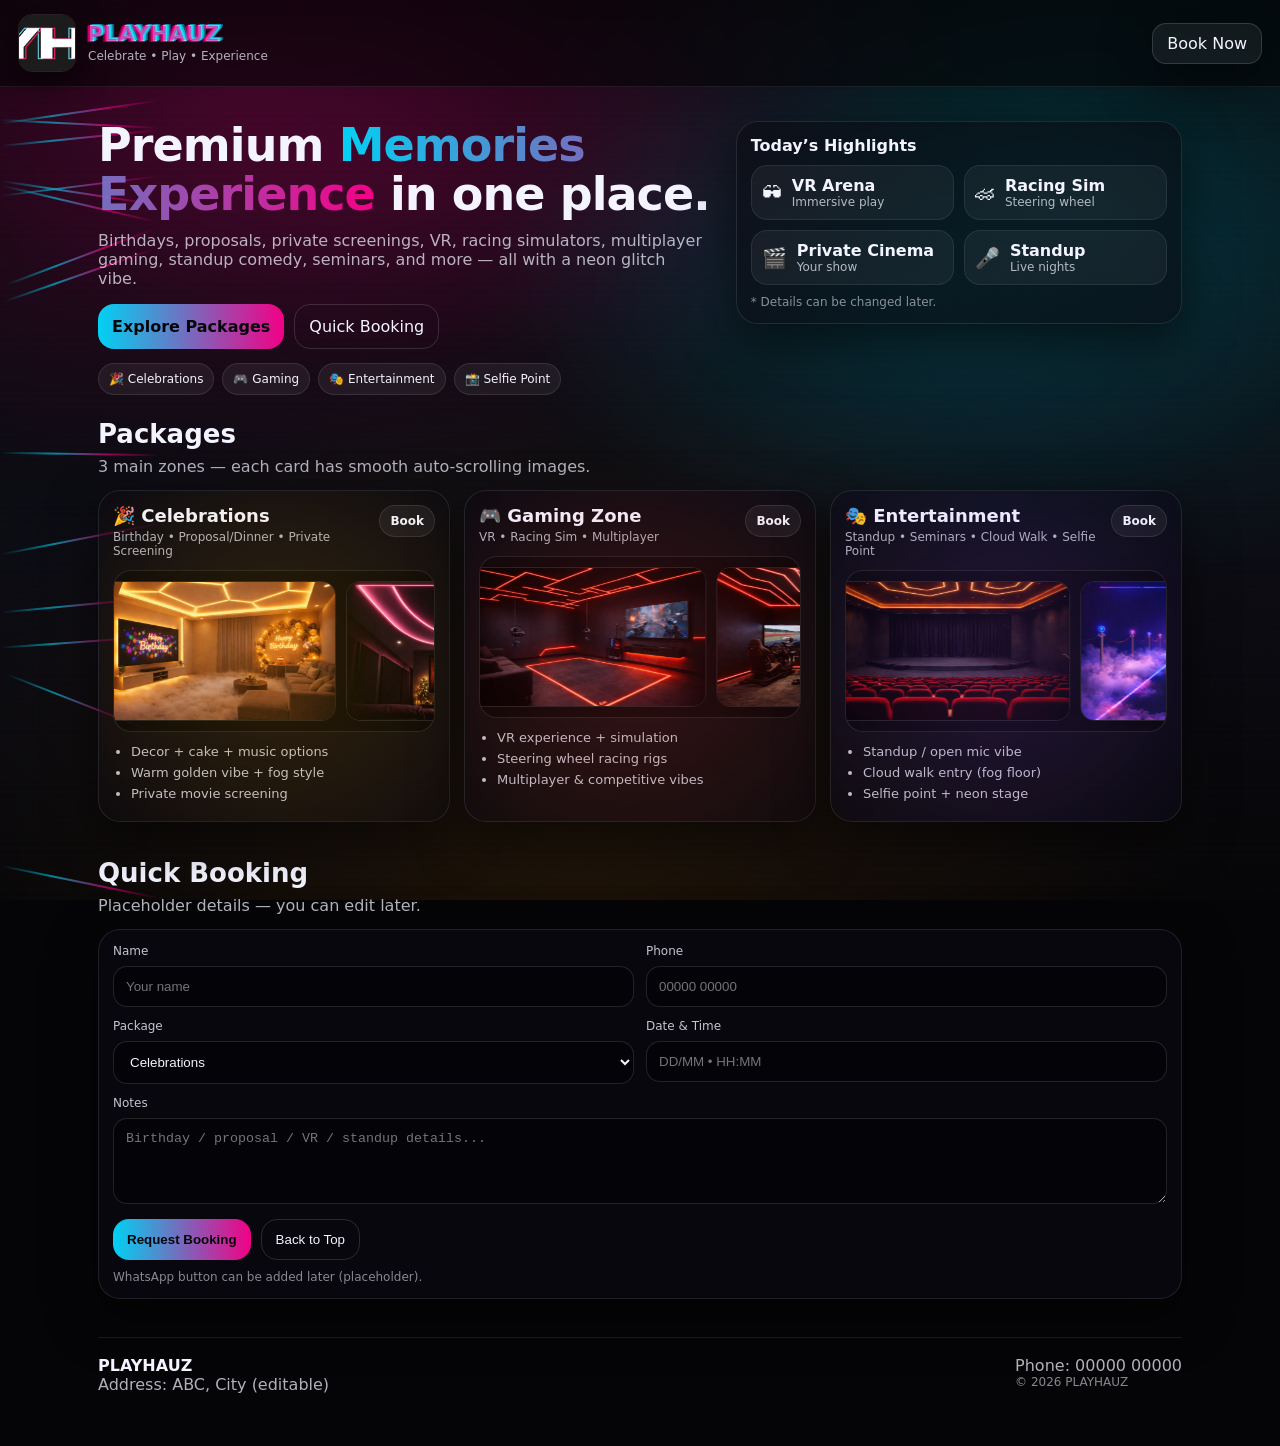
<file: index.html>
<!doctype html>
<html lang="en">
<head>
  <meta charset="UTF-8" />
  <meta name="viewport" content="width=device-width, initial-scale=1.0" />
  <title>PLAYHAUZ</title>
  <link rel="stylesheet" href="style.css" />
</head>
<body>
  <!-- Glitch BG -->
  <div class="bg-glitch" aria-hidden="true">
    <div class="scanlines"></div>
    <div class="sparks" id="sparks"></div>
    <div class="chromatic"></div>
  </div>

  <header class="topbar">
    <div class="brand">
      <img class="logo" src="assets/logo.webp" alt="PLAYHAUZ logo" />
      <div class="brandText">
        <div class="name glitch" data-text="PLAYHAUZ">PLAYHAUZ</div>
        <div class="tag">Celebrate • Play • Experience</div>
      </div>
    </div>
    <a class="cta" href="booking.html">Book Now</a>
  </header>

  <main class="wrap">
    <section class="hero">
      <div class="heroLeft">
        <h1>Premium <span class="accent">Memories Experience</span> in one place.</h1>
        <p>
          Birthdays, proposals, private screenings, VR, racing simulators, multiplayer gaming,
          standup comedy, seminars, and more — all with a neon glitch vibe.
        </p>
        <div class="heroBtns">
          <a class="btn primary" href="#packages">Explore Packages</a>
          <a class="btn ghost" href="booking.html">Quick Booking</a>
        </div>
        <div class="chips">
          <span class="chip">🎉 Celebrations</span>
          <span class="chip">🎮 Gaming</span>
          <span class="chip">🎭 Entertainment</span>
          <span class="chip">📸 Selfie Point</span>
        </div>
      </div>

      <div class="heroRight">
        <div class="glassCard">
          <div class="glassTitle">Today’s Highlights</div>
          <div class="miniGrid">
            <div class="miniItem">
              <div class="miniIcon">🕶</div>
              <div>
                <div class="miniTitle">VR Arena</div>
                <div class="miniSub">Immersive play</div>
              </div>
            </div>
            <div class="miniItem">
              <div class="miniIcon">🏎</div>
              <div>
                <div class="miniTitle">Racing Sim</div>
                <div class="miniSub">Steering wheel</div>
              </div>
            </div>
            <div class="miniItem">
              <div class="miniIcon">🎬</div>
              <div>
                <div class="miniTitle">Private Cinema</div>
                <div class="miniSub">Your show</div>
              </div>
            </div>
            <div class="miniItem">
              <div class="miniIcon">🎤</div>
              <div>
                <div class="miniTitle">Standup</div>
                <div class="miniSub">Live nights</div>
              </div>
            </div>
          </div>
          <div class="glassFoot">* Details can be changed later.</div>
        </div>
      </div>
    </section>

    <section id="packages" class="section">
      <div class="sectionHead">
        <h2>Packages</h2>
        <p>3 main zones — each card has smooth auto-scrolling images.</p>
      </div>

      <div class="cards">
        <!-- Celebrations -->
        <article class="card neon warm">
          <div class="cardHead">
            <div>
              <div class="cardTitle">🎉 Celebrations</div>
              <div class="cardSub">Birthday • Proposal/Dinner • Private Screening</div>
            </div>
            <a class="pill" href="booking.html">Book</a>
          </div>

          <div class="marquee" data-speed="26">
            <div class="track">
              <img src="assets/birthday_celebration.webp" alt="Birthday celebration room" />
              <img src="assets/candle_light.webp" alt="Candle light setup" />
              <img src="assets/cinema_room.webp" alt="Private cinema room" />
              <img src="assets/cinema_character.webp" alt="Cinema character" />
            </div>
          </div>

          <ul class="bullets">
            <li>Decor + cake + music options</li>
            <li>Warm golden vibe + fog style</li>
            <li>Private movie screening</li>
          </ul>
        </article>

        <!-- Gaming -->
        <article class="card neon red">
          <div class="cardHead">
            <div>
              <div class="cardTitle">🎮 Gaming Zone</div>
              <div class="cardSub">VR • Racing Sim • Multiplayer</div>
            </div>
            <a class="pill" href="booking.html">Book</a>
          </div>

          <div class="marquee" data-speed="22">
            <div class="track">
              <img src="assets/vr_room.webp" alt="VR room" />
              <img src="assets/racing_sim.webp" alt="Racing simulator" />
              <img src="assets/gaming_character.webp" alt="Gaming characters" />
            </div>
          </div>

          <ul class="bullets">
            <li>VR experience + simulation</li>
            <li>Steering wheel racing rigs</li>
            <li>Multiplayer & competitive vibes</li>
          </ul>
        </article>

        <!-- Entertainment -->
        <article class="card neon violet">
          <div class="cardHead">
            <div>
              <div class="cardTitle">🎭 Entertainment</div>
              <div class="cardSub">Standup • Seminars • Cloud Walk • Selfie Point</div>
            </div>
            <a class="pill" href="booking.html">Book</a>
          </div>

          <div class="marquee" data-speed="24">
            <div class="track">
              <img src="assets/stage.webp" alt="Stage for standup comedy" />
              <img src="assets/cloud_walk.webp" alt="Cloud walk with smoke" />
              <img src="assets/selfie_point.webp" alt="Selfie point" />
            </div>
          </div>

          <ul class="bullets">
            <li>Standup / open mic vibe</li>
            <li>Cloud walk entry (fog floor)</li>
            <li>Selfie point + neon stage</li>
          </ul>
        </article>
      </div>
    </section>

    <section id="booking" class="section booking">
      <div class="sectionHead">
        <h2>Quick Booking</h2>
        <p>Placeholder details — you can edit later.</p>
      </div>

      <form class="form" onsubmit="return false;">
        <div class="row">
          <label>
            Name
            <input placeholder="Your name" />
          </label>
          <label>
            Phone
            <input placeholder="00000 00000" />
          </label>
        </div>

        <div class="row">
          <label>
            Package
            <select>
              <option>Celebrations</option>
              <option>Gaming Zone</option>
              <option>Entertainment</option>
            </select>
          </label>
          <label>
            Date & Time
            <input placeholder="DD/MM • HH:MM" />
          </label>
        </div>

        <label>
          Notes
          <textarea rows="4" placeholder="Birthday / proposal / VR / standup details..."></textarea>
        </label>

        <div class="actions">
          <button class="btn primary" type="submit">Request Booking</button>
          <button class="btn ghost" type="button" onclick="window.scrollTo({top:0, behavior:'smooth'})">Back to Top</button>
        </div>

        <div class="hint">
          WhatsApp button can be added later (placeholder).
        </div>
      </form>
    </section>

    <footer class="footer">
      <div class="footLeft">
        <div class="footBrand">PLAYHAUZ</div>
        <div class="footSub">Address: ABC, City (editable)</div>
      </div>
      <div class="footRight">
        <div>Phone: 00000 00000</div>
        <div class="small">© <span id="year"></span> PLAYHAUZ</div>
      </div>
    </footer>
  </main>

  <script src="script.js"></script>
</body>
</html>
</file>
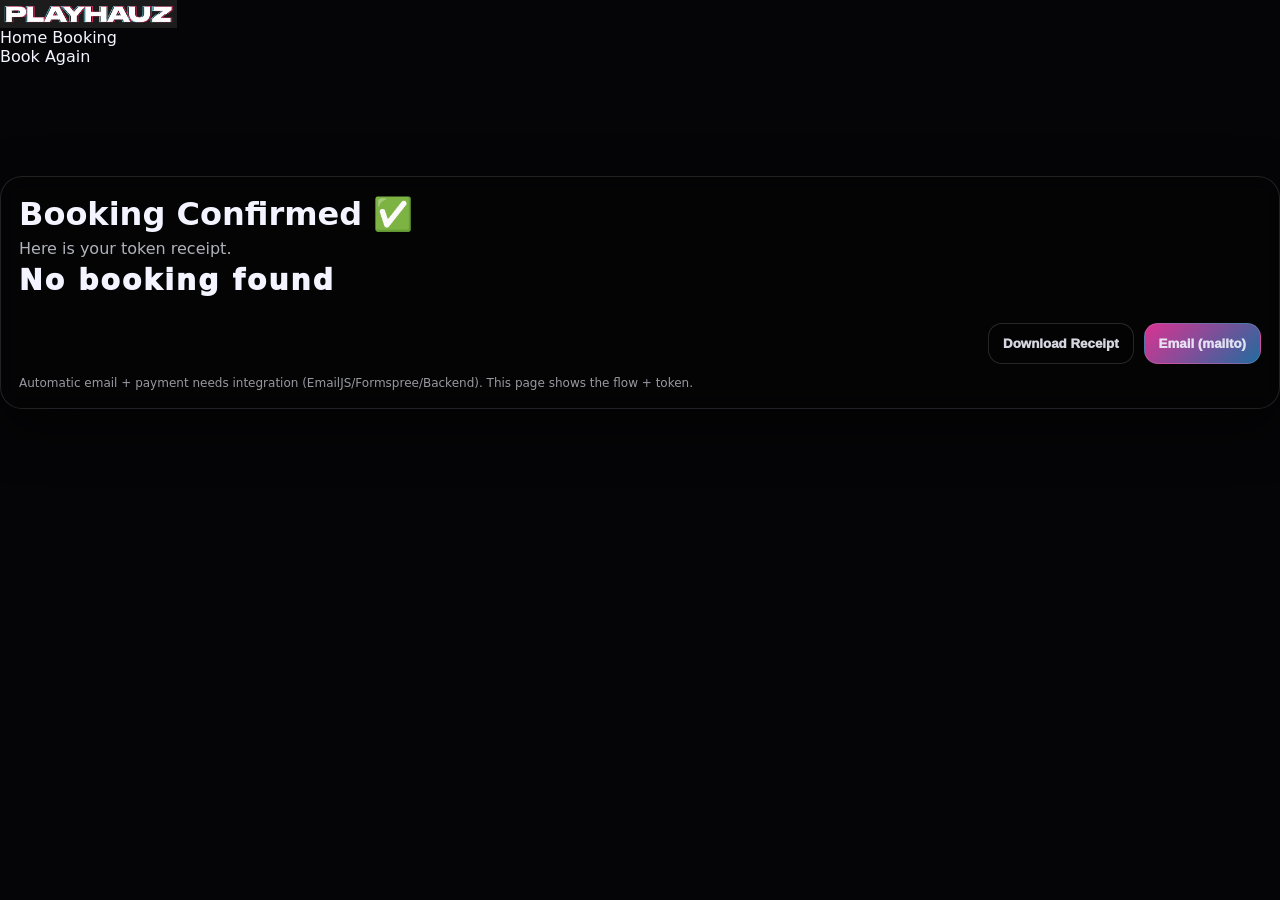
<file: receipt.html>
<!doctype html>
<html lang="en">
<head>
  <meta charset="utf-8"/>
  <meta name="viewport" content="width=device-width, initial-scale=1"/>
  <title>PLAYHAUZ — Receipt</title>
  <link rel="stylesheet" href="style.css"/>
  <style>
    .rWrap{padding: 110px 0 60px;}
    .card{border:1px solid rgba(255,255,255,.12); background: rgba(0,0,0,.18); backdrop-filter: blur(10px); border-radius: 22px; padding: 18px;}
    .token{font-size: 28px; font-weight: 950; letter-spacing: .08em; margin: 6px 0 14px;}
    .row{display:grid; grid-template-columns: 1fr 1fr; gap: 12px;}
    .kv{border:1px solid rgba(255,255,255,.10); background: rgba(255,255,255,.05); border-radius: 16px; padding: 12px;}
    .kv b{display:block; font-size:12px; color: rgba(243,245,255,.68); text-transform: uppercase; letter-spacing:.08em;}
    .kv span{display:block; margin-top:6px; font-weight: 900;}
    .btnRow{display:flex; gap:10px; flex-wrap:wrap; justify-content:flex-end; margin-top: 12px;}
    .btn2{padding: 12px 14px; border-radius: 14px; border:1px solid rgba(255,255,255,.14); background: rgba(0,0,0,.16); color: rgba(243,245,255,.88); font-weight:950; cursor:pointer;}
    .btn2.primary{background: linear-gradient(135deg, rgba(255,60,172,.85), rgba(43,134,197,.80)); border-color: rgba(255,255,255,.12);}
    @media (max-width: 980px){.row{grid-template-columns: 1fr;}}
  </style>
</head>
<body>
  <header class="navbar">
    <div class="container nav-inner">
      <a class="brand" href="index.html">
        <img src="assets/logo.webp" alt="PLAYHAUZ" style="height:28px; width:auto;">
      </a>
      <nav class="nav-links">
        <a href="index.html">Home</a>
        <a href="booking.html">Booking</a>
      </nav>
      <a class="book-btn" href="booking.html">Book Again</a>
    </div>
  </header>

  <main class="rWrap">
    <div class="container">
      <div class="card">
        <h1 style="margin:0;">Booking Confirmed ✅</h1>
        <p style="color: rgba(243,245,255,.72); margin: 6px 0 0;">Here is your token receipt.</p>

        <div class="token" id="token">PH-XXXXXXXX</div>

        <div class="row" id="grid"></div>

        <div class="btnRow">
          <button class="btn2" id="download">Download Receipt</button>
          <button class="btn2 primary" id="emailMe">Email (mailto)</button>
        </div>

        <p style="margin:12px 0 0; color: rgba(243,245,255,.62); font-size: 12px;">
          Automatic email + payment needs integration (EmailJS/Formspree/Backend). This page shows the flow + token.
        </p>
      </div>
    </div>
  </main>

  <script>
    const data = JSON.parse(localStorage.getItem("playhauz_last_booking") || "null");
    if(!data) {
      document.getElementById("token").textContent = "No booking found";
    } else {
      document.getElementById("token").textContent = data.token;
      const kvs = [
        ["Zone", data.zone],
        ["Room", data.room],
        ["Cake", data.cake],
        ["Decor", data.decor],
        ["Selfie Point", data.selfie],
        ["Name", data.name],
        ["Email", data.email],
        ["Date", data.date],
        ["Guests", data.guests],
        ["Notes", data.notes || "—"],
        ["Total", "₹ 000"],
        ["Created", new Date(data.createdAt).toLocaleString()]
      ];
      const grid = document.getElementById("grid");
      grid.innerHTML = kvs.map(([k,v]) => `
        <div class="kv"><b>${k}</b><span>${String(v).replaceAll("<","&lt;")}</span></div>
      `).join("");
    }

    document.getElementById("download").addEventListener("click", ()=>{
      const data = JSON.parse(localStorage.getItem("playhauz_last_booking") || "null");
      if(!data) return;
      const lines = [
        "PLAYHAUZ — Token Receipt",
        "=======================",
        "Token: " + data.token,
        "Zone: " + data.zone,
        "Room: " + data.room,
        "Cake: " + data.cake,
        "Decor: " + data.decor,
        "Selfie Point: " + data.selfie,
        "Name: " + data.name,
        "Email: " + data.email,
        "Date: " + data.date,
        "Guests: " + data.guests,
        "Notes: " + (data.notes || "-"),
        "Total: ₹ 000",
        "CreatedAt: " + data.createdAt
      ].join("\n");
      const blob = new Blob([lines], {type:"text/plain"});
      const a = document.createElement("a");
      a.href = URL.createObjectURL(blob);
      a.download = "PLAYHAUZ_RECEIPT_" + data.token + ".txt";
      a.click();
      URL.revokeObjectURL(a.href);
    });

    document.getElementById("emailMe").addEventListener("click", ()=>{
      const data = JSON.parse(localStorage.getItem("playhauz_last_booking") || "null");
      if(!data) return;
      const subject = encodeURIComponent("PLAYHAUZ Booking Confirmation — " + data.token);
      const body = encodeURIComponent(
        `Token: ${data.token}\nZone: ${data.zone}\nRoom: ${data.room}\nDate: ${data.date}\nGuests: ${data.guests}\nTotal: ₹ 000\n\nNotes: ${data.notes||""}`
      );
      window.location.href = `mailto:${encodeURIComponent(data.email)}?subject=${subject}&body=${body}`;
    });
  </script>
</body>
</html>
</file>
<file: style.css>
/* ===== Base ===== */
:root{
  --bg0:#050507;
  --bg1:#0b0b12;
  --txt:#f3f4ff;
  --muted:rgba(243,244,255,.72);
  --card:rgba(10,10,18,.62);
  --line:rgba(255,255,255,.08);
  --shadow: 0 18px 50px rgba(0,0,0,.55);
  --r: 22px;
}

*{box-sizing:border-box}
html,body{height:100%}
body{
  margin:0;
  font-family: ui-sans-serif, system-ui, -apple-system, Segoe UI, Roboto, Helvetica, Arial, "Apple Color Emoji","Segoe UI Emoji";
  color:var(--txt);
  background:var(--bg0);
  overflow-x:hidden;
}

a{color:inherit; text-decoration:none}
img{max-width:100%; display:block}

/* ===== Glitch BG ===== */
.bg-glitch{
  position:fixed; inset:0; z-index:-5;
  background:
    radial-gradient(1200px 650px at 18% 12%, rgba(255,0,140,.18), transparent 60%),
    radial-gradient(1000px 650px at 85% 22%, rgba(0,220,255,.16), transparent 60%),
    radial-gradient(1000px 700px at 45% 90%, rgba(255,140,0,.10), transparent 65%),
    linear-gradient(180deg, var(--bg0) 0%, var(--bg1) 60%, var(--bg0) 100%);
  overflow:hidden;
}

/* grain */
.bg-glitch::before{
  content:"";
  position:absolute; inset:-20%;
  background-image:url("data:image/svg+xml,%3Csvg xmlns='http://www.w3.org/2000/svg' width='140' height='140'%3E%3Cfilter id='n'%3E%3CfeTurbulence type='fractalNoise' baseFrequency='.9' numOctaves='3' stitchTiles='stitch'/%3E%3C/filter%3E%3Crect width='140' height='140' filter='url(%23n)' opacity='.35'/%3E%3C/svg%3E");
  mix-blend-mode:overlay;
  opacity:.18;
  animation:grainMove 1.2s steps(6) infinite;
}
@keyframes grainMove{
  0%{transform:translate(0,0)}
  20%{transform:translate(-2%,1%)}
  40%{transform:translate(1%,-2%)}
  60%{transform:translate(3%,2%)}
  80%{transform:translate(-1%,-3%)}
  100%{transform:translate(0,0)}
}

.scanlines{
  position:absolute; inset:0;
  background:repeating-linear-gradient(to bottom,
    rgba(255,255,255,.05), rgba(255,255,255,.05) 1px,
    rgba(0,0,0,0) 3px, rgba(0,0,0,0) 7px
  );
  opacity:.10;
  pointer-events:none;
}

.chromatic{
  position:absolute; inset:-4%;
  background:
    radial-gradient(600px 300px at 30% 20%, rgba(255,0,140,.12), transparent 70%),
    radial-gradient(650px 350px at 70% 35%, rgba(0,220,255,.10), transparent 70%);
  filter: blur(10px);
  animation:chrom 6s ease-in-out infinite;
  opacity:.9;
  pointer-events:none;
}
@keyframes chrom{
  0%,100%{transform:translate(0,0)}
  50%{transform:translate(1.2%, -1.0%)}
}

/* sparks */
.sparks{position:absolute; inset:0; pointer-events:none; opacity:.65; filter:blur(.2px)}
.spark{
  position:absolute;
  width:160px; height:2px;
  background:linear-gradient(90deg, transparent, rgba(0,220,255,.9), rgba(255,0,140,.9), transparent);
  transform:rotate(var(--r));
  animation:sparkMove var(--d) linear infinite;
  mix-blend-mode:screen;
}
@keyframes sparkMove{
  0%{transform:translateX(-120vw) rotate(var(--r)); opacity:0}
  10%{opacity:.85}
  90%{opacity:.85}
  100%{transform:translateX(120vw) rotate(var(--r)); opacity:0}
}

/* ===== Topbar ===== */
.topbar{
  position:sticky; top:0;
  display:flex; align-items:center; justify-content:space-between;
  padding:14px 18px;
  background:rgba(5,5,7,.55);
  backdrop-filter: blur(10px);
  border-bottom:1px solid var(--line);
  z-index:10;
}
.brand{display:flex; gap:12px; align-items:center; min-width:0}
.logo{
  width:58px; height:58px;
  border-radius:14px;
  object-fit:cover;
  box-shadow: 0 10px 30px rgba(0,0,0,.55);
  border:1px solid rgba(255,255,255,.10);
}
.brandText{min-width:0}
.name{
  font-weight:900;
  letter-spacing:.02em;
  font-size:22px;
  line-height:1;
}
.tag{
  font-size:12px;
  color:var(--muted);
  margin-top:4px;
}
.cta{
  padding:10px 14px;
  border-radius:14px;
  border:1px solid rgba(255,255,255,.14);
  background:rgba(255,255,255,.06);
  box-shadow: var(--shadow);
}

/* text glitch */
.glitch{
  position:relative;
  text-shadow:
    2px 0 rgba(0,220,255,.55),
    -2px 0 rgba(255,0,140,.50);
}
.glitch::before,
.glitch::after{
  content:attr(data-text);
  position:absolute; left:0; top:0;
  width:100%;
  overflow:hidden;
  clip-path: inset(0 0 0 0);
  opacity:.75;
}
.glitch::before{
  transform:translate(1.5px, -1px);
  color:rgba(0,220,255,.85);
  animation:gl1 3.2s infinite linear;
}
.glitch::after{
  transform:translate(-1.5px, 1px);
  color:rgba(255,0,140,.75);
  animation:gl2 2.6s infinite linear;
}
@keyframes gl1{
  0%{clip-path: inset(0 0 90% 0)}
  10%{clip-path: inset(15% 0 60% 0)}
  20%{clip-path: inset(35% 0 45% 0)}
  30%{clip-path: inset(60% 0 20% 0)}
  40%{clip-path: inset(10% 0 70% 0)}
  50%{clip-path: inset(70% 0 10% 0)}
  60%{clip-path: inset(30% 0 50% 0)}
  70%{clip-path: inset(55% 0 25% 0)}
  80%{clip-path: inset(20% 0 65% 0)}
  90%{clip-path: inset(80% 0 8% 0)}
  100%{clip-path: inset(0 0 90% 0)}
}
@keyframes gl2{
  0%{clip-path: inset(80% 0 0 0)}
  12%{clip-path: inset(60% 0 15% 0)}
  24%{clip-path: inset(25% 0 55% 0)}
  36%{clip-path: inset(50% 0 25% 0)}
  48%{clip-path: inset(10% 0 70% 0)}
  60%{clip-path: inset(35% 0 40% 0)}
  72%{clip-path: inset(5% 0 80% 0)}
  84%{clip-path: inset(65% 0 10% 0)}
  100%{clip-path: inset(80% 0 0 0)}
}

/* ===== Layout ===== */
.wrap{max-width:1120px; margin:0 auto; padding:18px}
.hero{
  display:grid;
  grid-template-columns: 1.25fr .9fr;
  gap:18px;
  padding: 16px 0 6px;
}
.hero h1{
  margin:0;
  font-size: clamp(28px, 4.3vw, 46px);
  line-height:1.06;
  letter-spacing:-.02em;
}
.hero p{
  margin:12px 0 0;
  color:var(--muted);
  max-width: 60ch;
}
.accent{
  background: linear-gradient(90deg, rgba(0,220,255,.95), rgba(255,0,140,.95));
  -webkit-background-clip:text;
  background-clip:text;
  color:transparent;
}
.heroBtns{display:flex; gap:10px; margin-top:16px; flex-wrap:wrap}
.btn{
  border-radius:16px;
  padding:12px 14px;
  border:1px solid rgba(255,255,255,.14);
  background:rgba(255,255,255,.06);
  color:var(--txt);
  cursor:pointer;
  display:inline-flex; align-items:center; justify-content:center;
}
.btn.primary{
  border:0;
  background: linear-gradient(90deg, rgba(0,220,255,.95), rgba(255,0,140,.95));
  color:#06060a;
  font-weight:800;
}
.btn.ghost{background:transparent}
.chips{display:flex; gap:8px; flex-wrap:wrap; margin-top:14px}
.chip{
  font-size:12px;
  padding:8px 10px;
  border-radius:999px;
  background:rgba(255,255,255,.06);
  border:1px solid rgba(255,255,255,.10);
}

.glassCard{
  border-radius: var(--r);
  background: rgba(10,10,18,.55);
  border: 1px solid rgba(255,255,255,.10);
  box-shadow: var(--shadow);
  padding: 14px;
}
.glassTitle{font-weight:800; margin-bottom:10px}
.miniGrid{display:grid; grid-template-columns: 1fr 1fr; gap:10px}
.miniItem{
  display:flex; gap:10px; align-items:center;
  padding:10px;
  border-radius:16px;
  background:rgba(255,255,255,.05);
  border:1px solid rgba(255,255,255,.08);
}
.miniIcon{font-size:20px}
.miniTitle{font-weight:800}
.miniSub{font-size:12px; color:var(--muted)}
.glassFoot{margin-top:10px; font-size:12px; color:rgba(243,244,255,.55)}

.section{padding: 18px 0}
.sectionHead h2{margin:0; font-size:26px}
.sectionHead p{margin:8px 0 0; color:var(--muted)}

/* ===== Cards ===== */
.cards{
  display:grid;
  grid-template-columns: repeat(3, 1fr);
  gap:14px;
  margin-top:14px;
}
.card{
  border-radius: var(--r);
  background: rgba(10,10,18,.56);
  border: 1px solid rgba(255,255,255,.10);
  box-shadow: var(--shadow);
  padding: 14px;
  position:relative;
  overflow:hidden;
  transform: translateZ(0);
}
.card::before{
  content:"";
  position:absolute; inset:-1px;
  border-radius: inherit;
  padding: 1px;
  background: linear-gradient(90deg, rgba(0,220,255,.0), rgba(255,0,140,.0), rgba(0,220,255,.0));
  -webkit-mask: linear-gradient(#000 0 0) content-box, linear-gradient(#000 0 0);
  -webkit-mask-composite: xor;
  mask-composite: exclude;
  opacity:.55;
  pointer-events:none;
}
.card.neon:hover{
  transform: translateY(-3px);
  transition: transform .18s ease;
}
.cardHead{display:flex; align-items:flex-start; justify-content:space-between; gap:10px}
.cardTitle{font-weight:900; font-size:18px}
.cardSub{margin-top:4px; font-size:12px; color:var(--muted)}
.pill{
  padding:8px 10px;
  border-radius:999px;
  font-size:12px;
  font-weight:800;
  background:rgba(255,255,255,.06);
  border:1px solid rgba(255,255,255,.10);
}

/* neon themes */
.card.warm::after,
.card.red::after,
.card.violet::after{
  content:"";
  position:absolute; inset:-40% -40%;
  filter: blur(40px);
  opacity:.55;
  pointer-events:none;
}
.card.warm::after{background: radial-gradient(circle, rgba(255,170,0,.30), transparent 60%)}
.card.red::after{background: radial-gradient(circle, rgba(255,60,60,.30), transparent 60%)}
.card.violet::after{background: radial-gradient(circle, rgba(160,90,255,.32), transparent 60%)}

/* marquee */
.marquee{
  margin-top:12px;
  border-radius: 18px;
  overflow:hidden;
  border:1px solid rgba(255,255,255,.10);
  background: rgba(0,0,0,.35);
}
.track{
  display:flex;
  gap:10px;
  padding:10px;
  will-change: transform;
}
.track img{
  width: 240px;
  height: 140px;
  object-fit: cover;
  border-radius: 14px;
  border:1px solid rgba(255,255,255,.10);
  box-shadow: 0 10px 30px rgba(0,0,0,.45);
  flex: 0 0 auto;
}

.bullets{
  margin:12px 0 0;
  padding-left: 18px;
  color: rgba(243,244,255,.78);
  font-size: 13px;
}
.bullets li{margin:6px 0}

/* Booking */
.booking .form{
  margin-top:14px;
  border-radius: var(--r);
  background: rgba(10,10,18,.56);
  border: 1px solid rgba(255,255,255,.10);
  box-shadow: var(--shadow);
  padding:14px;
}
label{display:block; font-size:12px; color:rgba(243,244,255,.80)}
input, select, textarea{
  width:100%;
  margin-top:8px;
  padding:12px 12px;
  border-radius: 14px;
  border: 1px solid rgba(255,255,255,.12);
  background: rgba(0,0,0,.30);
  color: var(--txt);
  outline:none;
}
textarea{resize:vertical}
.row{display:grid; grid-template-columns: 1fr 1fr; gap:12px; margin-bottom:12px}
.actions{display:flex; gap:10px; flex-wrap:wrap; margin-top:12px}
.hint{margin-top:10px; font-size:12px; color:rgba(243,244,255,.55)}

.footer{
  margin-top:20px;
  padding:18px 0 34px;
  border-top:1px solid rgba(255,255,255,.08);
  display:flex;
  justify-content:space-between;
  gap:10px;
  color:rgba(243,244,255,.72);
}
.footBrand{font-weight:900; color:var(--txt)}
.small{font-size:12px; color:rgba(243,244,255,.55)}

/* Responsive */
@media (max-width: 980px){
  .hero{grid-template-columns:1fr}
  .cards{grid-template-columns:1fr}
  .track img{width: 260px; height: 150px}
}
@media (max-width: 520px){
  .logo{width:46px; height:46px}
  .name{font-size:18px}
  .row{grid-template-columns:1fr}
}
</file>
